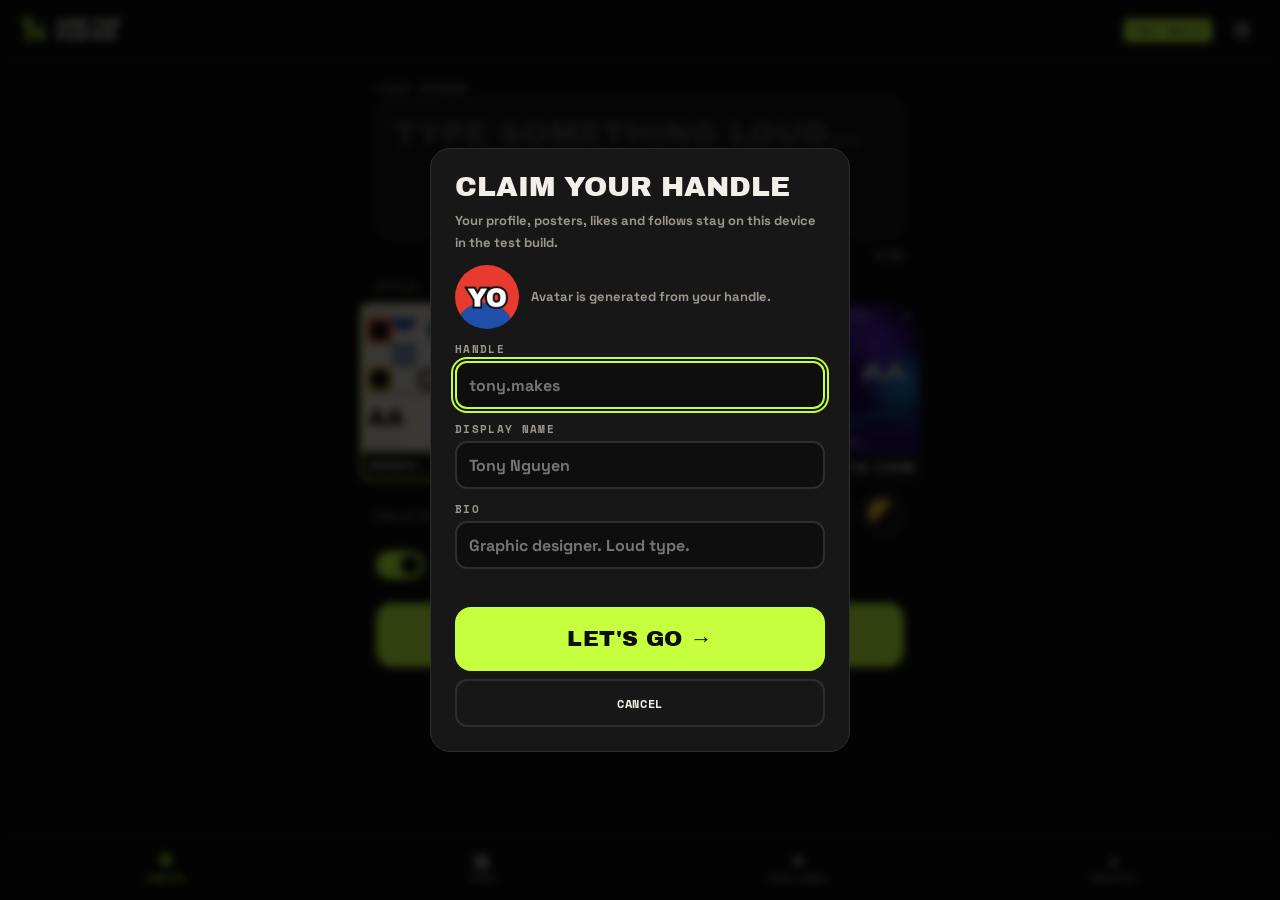
<file: index.html>
<!doctype html>
<html lang="en">
<head>
<meta charset="utf-8">
<meta name="viewport" content="width=device-width,initial-scale=1,viewport-fit=cover">
<meta name="theme-color" content="#0E0E0E">
<meta name="description" content="One-Tap Poster — type a phrase, tap once, get a designer-grade story poster.">
<meta name="apple-mobile-web-app-capable" content="yes">
<meta name="apple-mobile-web-app-status-bar-style" content="black-translucent">
<title>One-Tap Poster</title>
<link rel="manifest" href="manifest.webmanifest">
<link rel="icon" href="icons/icon.svg" type="image/svg+xml">
<link rel="apple-touch-icon" href="icons/icon-192.png">
<link rel="preload" href="fonts/ArchivoBlack.woff2" as="font" type="font/woff2" crossorigin>
<link rel="stylesheet" href="style.css">
</head>
<body>
<header class="top"><a href="#/create" class="brand" aria-label="One-Tap Poster home"><img src="icons/icon.svg" alt="" width="32" height="32"><span>ONE-TAP<br>POSTER</span></a><span class="badge">TEST BUILD</span><button class="icon-btn" id="btnSettings" aria-label="Settings and about">⚙</button></header>
<main id="app">
  <section class="view" id="v-create">
    <div id="remixNote" class="note" hidden></div>
    <label class="lbl" for="txt">YOUR PHRASE</label>
    <textarea id="txt" maxlength="80" rows="3" placeholder="Type something loud…" enterkeyhint="go"></textarea>
    <div class="count"><span id="cnt">0</span>/80</div>
    <div class="lbl">STYLE</div>
    <div class="styles" id="styles" role="radiogroup" aria-label="Design style"></div>
    <div class="row opts"><div class="lbl">PALETTE</div><div id="pals" class="pals" role="radiogroup" aria-label="Palette"></div></div>
    <label class="toggle"><input type="checkbox" id="mix" checked><span></span>Shuffle layout</label>
    <button class="cta" id="btnMake">MAKE POSTER <i>→</i></button>
  </section>

  <section class="view" id="v-result">
    <div class="stage"><canvas id="big" width="1080" height="1920" aria-label="Poster preview"></canvas></div>
    <div class="meta" id="resMeta"></div>
    <div class="actions">
      <button class="cta sm" id="btnShare">SHARE <small>TikTok · IG Stories</small></button>
      <button class="ghost" id="btnSave">SAVE PNG</button>
      <button class="ghost" id="btnShuffle">↻ SHUFFLE</button>
      <button class="ghost" id="btnEdit">EDIT / REMIX</button>
      <button class="ghost" id="btnCopy">COPY LINK</button>
      <button class="ghost accent" id="btnPost">POST TO FEED</button>
    </div>
  </section>

  <section class="view" id="v-feed">
    <div class="seg" role="tablist"><button role="tab" data-tab="following">Following</button><button role="tab" data-tab="discover">Discover</button></div>
    <p class="demo-banner">◆ Demo community — fictional creators for this test build</p>
    <div id="feedGrid" class="grid"></div>
  </section>

  <section class="view" id="v-post"><div id="postBody"></div></section>

  <section class="view" id="v-challenge"><div id="chBody"></div></section>

  <section class="view" id="v-profile"><div id="profBody"></div></section>
</main>
<nav class="tabs" aria-label="Main">
  <a href="#/create" data-r="create"><b>✚</b>Create</a><a href="#/feed" data-r="feed"><b>▦</b>Feed</a><a href="#/challenge" data-r="challenge"><b>★</b>Challenge</a><a href="#/profile" data-r="profile"><b>●</b>Profile</a>
</nav>
<dialog id="dlg"><form method="dialog" id="dlgBody"></form></dialog>
<div id="toast" role="status" aria-live="polite"></div>
<script src="poster.js"></script>
<script src="api.js"></script>
<script src="app.js"></script>
</body>
</html>
</file>
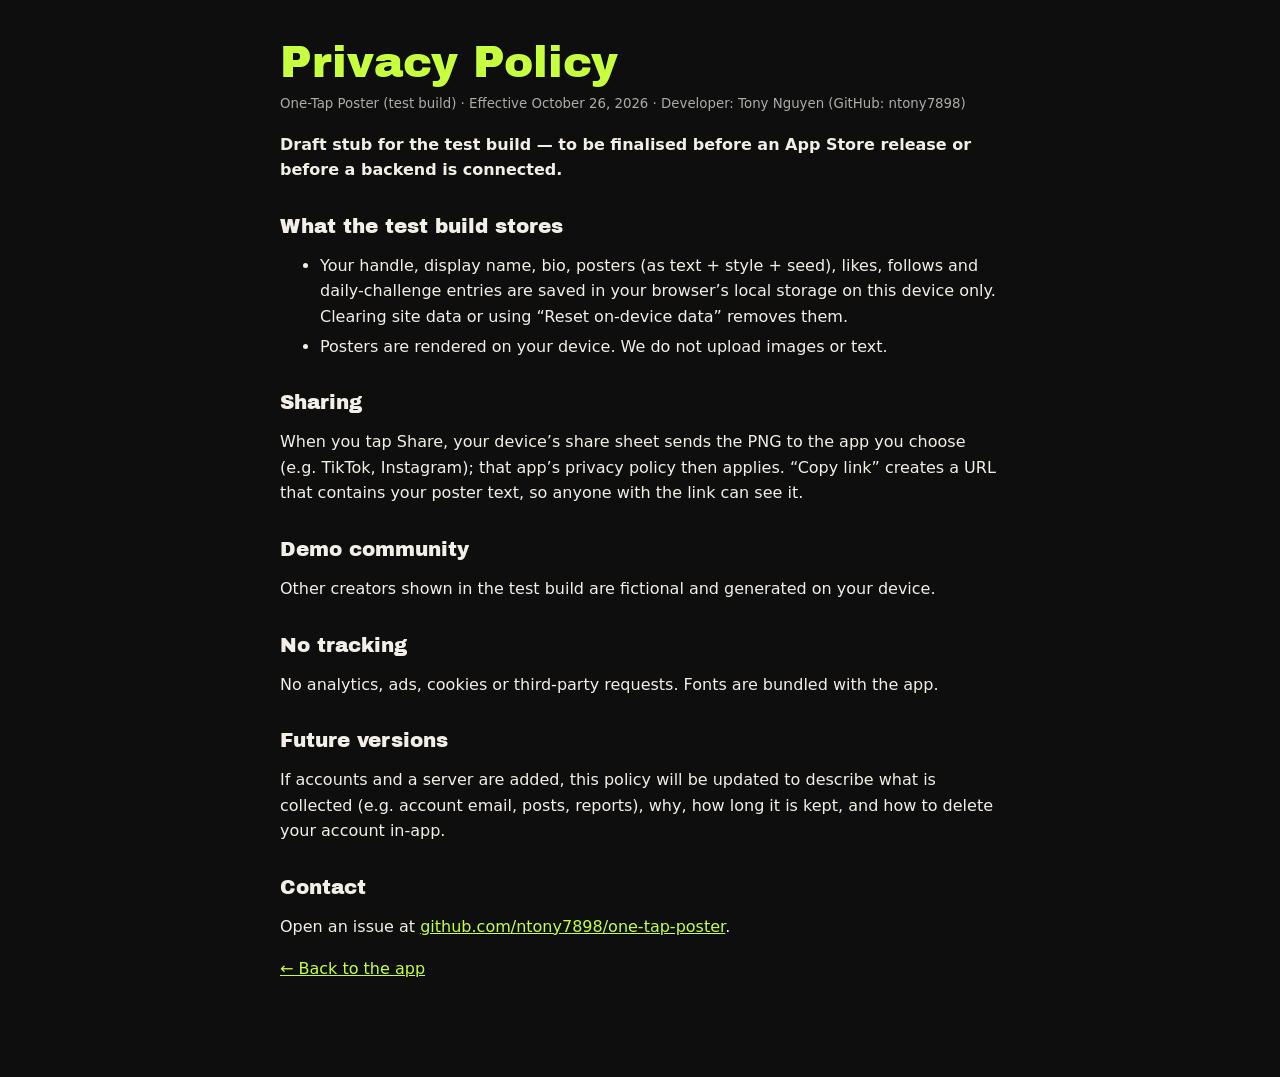
<file: privacy.html>
<!doctype html><html lang="en"><head><meta charset="utf-8"><meta name="viewport" content="width=device-width,initial-scale=1"><title>Privacy Policy · One-Tap Poster</title><style>@font-face{font-family:A;src:url(fonts/ArchivoBlack.woff2)}body{margin:0;background:#0E0E0E;color:#F2EFE8;font:16px/1.6 system-ui,-apple-system,sans-serif}main{max-width:720px;margin:0 auto;padding:40px 22px 80px}h1{font:400 44px/1 A,Impact,sans-serif;color:#C6FF3D;margin:0 0 6px}h2{font:400 20px A,Impact,sans-serif;margin:32px 0 6px}a{color:#C6FF3D}small{opacity:.7}li{margin:4px 0}</style></head><body><main>
<h1>Privacy Policy</h1><small>One-Tap Poster (test build) · Effective October 26, 2026 · Developer: Tony Nguyen (GitHub: ntony7898)</small>
<p><b>Draft stub for the test build — to be finalised before an App Store release or before a backend is connected.</b></p>
<h2>What the test build stores</h2><ul><li>Your handle, display name, bio, posters (as text + style + seed), likes, follows and daily-challenge entries are saved in your browser’s local storage on this device only. Clearing site data or using “Reset on-device data” removes them.</li><li>Posters are rendered on your device. We do not upload images or text.</li></ul>
<h2>Sharing</h2><p>When you tap Share, your device’s share sheet sends the PNG to the app you choose (e.g. TikTok, Instagram); that app’s privacy policy then applies. “Copy link” creates a URL that contains your poster text, so anyone with the link can see it.</p>
<h2>Demo community</h2><p>Other creators shown in the test build are fictional and generated on your device.</p>
<h2>No tracking</h2><p>No analytics, ads, cookies or third-party requests. Fonts are bundled with the app.</p>
<h2>Future versions</h2><p>If accounts and a server are added, this policy will be updated to describe what is collected (e.g. account email, posts, reports), why, how long it is kept, and how to delete your account in-app.</p>
<h2>Contact</h2><p>Open an issue at <a href="https://github.com/ntony7898/one-tap-poster">github.com/ntony7898/one-tap-poster</a>.</p><p><a href="./">← Back to the app</a></p></main></body></html>
</file>
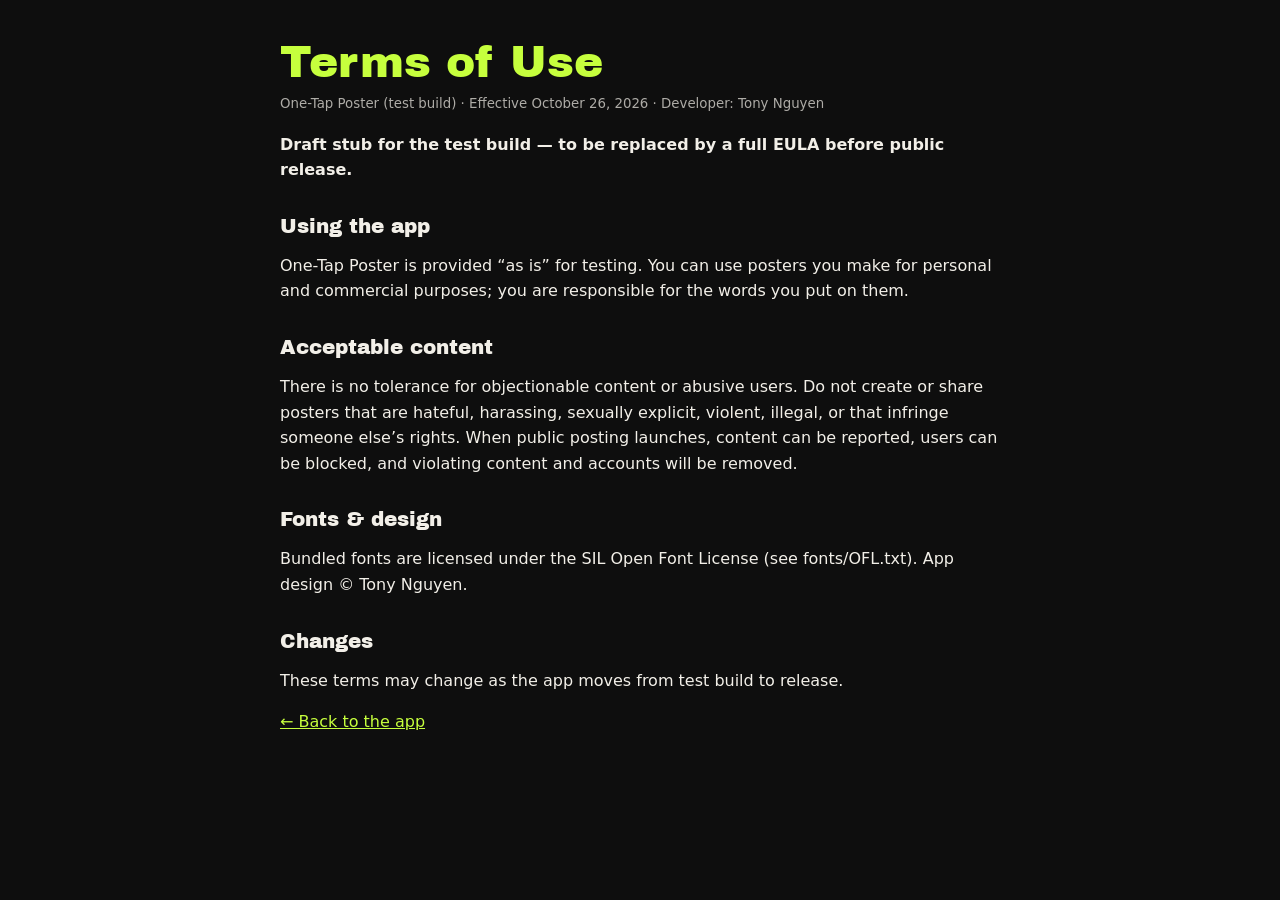
<file: terms.html>
<!doctype html><html lang="en"><head><meta charset="utf-8"><meta name="viewport" content="width=device-width,initial-scale=1"><title>Terms of Use · One-Tap Poster</title><style>@font-face{font-family:A;src:url(fonts/ArchivoBlack.woff2)}body{margin:0;background:#0E0E0E;color:#F2EFE8;font:16px/1.6 system-ui,-apple-system,sans-serif}main{max-width:720px;margin:0 auto;padding:40px 22px 80px}h1{font:400 44px/1 A,Impact,sans-serif;color:#C6FF3D;margin:0 0 6px}h2{font:400 20px A,Impact,sans-serif;margin:32px 0 6px}a{color:#C6FF3D}small{opacity:.7}li{margin:4px 0}</style></head><body><main>
<h1>Terms of Use</h1><small>One-Tap Poster (test build) · Effective October 26, 2026 · Developer: Tony Nguyen</small>
<p><b>Draft stub for the test build — to be replaced by a full EULA before public release.</b></p>
<h2>Using the app</h2><p>One-Tap Poster is provided “as is” for testing. You can use posters you make for personal and commercial purposes; you are responsible for the words you put on them.</p>
<h2>Acceptable content</h2><p>There is no tolerance for objectionable content or abusive users. Do not create or share posters that are hateful, harassing, sexually explicit, violent, illegal, or that infringe someone else’s rights. When public posting launches, content can be reported, users can be blocked, and violating content and accounts will be removed.</p>
<h2>Fonts &amp; design</h2><p>Bundled fonts are licensed under the SIL Open Font License (see fonts/OFL.txt). App design © Tony Nguyen.</p>
<h2>Changes</h2><p>These terms may change as the app moves from test build to release.</p><p><a href="./">← Back to the app</a></p></main></body></html>
</file>
<file: style.css>
@font-face{font-family:"Anton";src:url(fonts/Anton.woff2) format("woff2");font-display:block}
@font-face{font-family:"Archivo Black";src:url(fonts/ArchivoBlack.woff2) format("woff2");font-display:block}
@font-face{font-family:"Space Grotesk";src:url(fonts/SpaceGrotesk.woff2) format("woff2");font-display:block}
@font-face{font-family:"Bebas Neue";src:url(fonts/BebasNeue.woff2) format("woff2");font-display:block}
@font-face{font-family:"DM Serif Display";src:url(fonts/DMSerifDisplay.woff2) format("woff2");font-display:block}
@font-face{font-family:"Space Mono";src:url(fonts/SpaceMono.woff2) format("woff2");font-display:block}
@font-face{font-family:"Syne";src:url(fonts/Syne.woff2) format("woff2");font-display:block}
@font-face{font-family:"Unbounded";src:url(fonts/Unbounded.woff2) format("woff2");font-display:block}
@font-face{font-family:"Pirata One";src:url(fonts/PirataOne.woff2) format("woff2");font-display:block}
@font-face{font-family:"Monoton";src:url(fonts/Monoton.woff2) format("woff2");font-display:block}
:root{--bg:#0E0E0E;--s1:#171717;--s2:#222;--line:#2E2E2E;--tx:#F2EFE8;--mut:#9A968E;--acc:#C6FF3D;--hot:#FF4D2E;--r:16px;--sat:env(safe-area-inset-top);--sab:env(safe-area-inset-bottom);--ease:cubic-bezier(.2,.8,.2,1)}
*{box-sizing:border-box;-webkit-tap-highlight-color:transparent}
html,body{margin:0;background:var(--bg);color:var(--tx);font:500 16px/1.4 "Space Grotesk",system-ui,sans-serif}
button,input,textarea{font:inherit;color:inherit}
button{cursor:pointer}
a{color:inherit}
.top{position:sticky;top:0;z-index:5;display:flex;align-items:center;gap:8px;padding:calc(8px + var(--sat)) 16px 8px;background:rgba(14,14,14,.92);backdrop-filter:blur(12px);border-bottom:1px solid var(--line)}
.brand{display:flex;align-items:center;gap:8px;text-decoration:none;font:400 13px/0.95 "Archivo Black";letter-spacing:.04em}
.brand img{border-radius:8px}
.badge{margin-left:auto;font:700 10px "Space Mono";letter-spacing:.12em;color:var(--bg);background:var(--acc);padding:4px 8px;border-radius:4px}
.icon-btn{width:44px;height:44px;border:0;background:transparent;font-size:22px;border-radius:12px}
main{padding:16px 16px calc(96px + var(--sab));max-width:560px;margin:0 auto}
.view{display:none;animation:in .28s var(--ease)}
.view.on{display:block}
@keyframes in{from{opacity:0;transform:translateY(8px)}to{opacity:1;transform:none}}
@media (prefers-reduced-motion:reduce){*{animation:none!important;transition:none!important}}
.lbl{font:700 11px "Space Mono";letter-spacing:.14em;color:var(--mut);margin:16px 0 8px}
textarea{width:100%;resize:none;background:var(--s1);border:2px solid var(--line);border-radius:var(--r);padding:16px;font:400 32px/1.05 "Archivo Black";text-transform:uppercase;outline:none;transition:border-color .2s}
textarea:focus{border-color:var(--acc)}
textarea::placeholder{color:#4a4a4a}
.count{text-align:right;font:700 11px "Space Mono";color:var(--mut);margin-top:4px}
.styles{display:flex;gap:8px;overflow-x:auto;scroll-snap-type:x mandatory;margin:0 -16px;padding:0 16px 8px;scrollbar-width:none}
.styles::-webkit-scrollbar{display:none}
.sty{flex:0 0 88px;scroll-snap-align:start;border:2px solid transparent;border-radius:12px;padding:0;background:var(--s1);overflow:hidden;text-align:left;transition:transform .2s var(--ease),border-color .2s}
.sty img{display:block;width:100%;aspect-ratio:9/16;object-fit:cover;background:var(--s2)}
.sty span{display:block;padding:6px 8px;font:700 10px "Space Mono";letter-spacing:.06em;text-transform:uppercase;white-space:nowrap;overflow:hidden;text-overflow:ellipsis}
.sty[aria-checked=true]{border-color:var(--acc);transform:translateY(-2px)}
.row{display:flex;align-items:center;justify-content:space-between;gap:16px}
.pals{display:flex;gap:8px}
.pal{width:44px;height:44px;border-radius:50%;border:2px solid var(--line);padding:0;background:var(--s1);display:grid;place-items:center;font:700 10px "Space Mono"}
.pal i{display:block;width:28px;height:28px;border-radius:50%}
.pal[aria-checked=true]{border-color:var(--acc)}
.toggle{display:flex;align-items:center;gap:12px;min-height:44px;margin:8px 0 16px;font-weight:700}
.toggle input{position:absolute;opacity:0}
.toggle span{width:48px;height:28px;border-radius:14px;background:var(--s2);position:relative;transition:background .2s}
.toggle span:after{content:"";position:absolute;left:4px;top:4px;width:20px;height:20px;border-radius:50%;background:var(--tx);transition:transform .2s var(--ease)}
.toggle input:checked+span{background:var(--acc)}
.toggle input:checked+span:after{transform:translateX(20px);background:var(--bg)}
.toggle input:focus-visible+span{outline:2px solid var(--acc);outline-offset:2px}
.cta{width:100%;min-height:64px;border:0;border-radius:var(--r);background:var(--acc);color:#0E0E0E;font:400 22px "Archivo Black";letter-spacing:.02em;display:flex;align-items:center;justify-content:center;gap:12px;transition:transform .12s}
.cta:active{transform:scale(.98)}
.cta i{font-style:normal}
.cta.sm{min-height:56px;font-size:18px;flex-direction:column;gap:0;line-height:1.1}
.cta.sm small{font:700 10px "Space Mono";letter-spacing:.08em;opacity:.7}
.ghost{min-height:48px;border:2px solid var(--line);border-radius:12px;background:var(--s1);font:700 12px "Space Mono";letter-spacing:.06em;padding:0 12px}
.ghost.accent{border-color:var(--acc);color:var(--acc)}
.ghost.on{background:var(--hot);border-color:var(--hot);color:#fff}
.note{background:var(--s1);border-left:4px solid var(--acc);padding:12px;border-radius:8px;font-size:14px;margin-bottom:8px}
.stage{display:flex;justify-content:center}
#big,.bigimg{height:min(62vh,calc(100vw * 16 / 9 - 40px));aspect-ratio:9/16;width:auto;max-width:100%;border-radius:12px;box-shadow:0 24px 60px rgba(0,0,0,.6);background:var(--s1)}
.meta{display:flex;justify-content:center;gap:8px;flex-wrap:wrap;margin:16px 0 8px;font:700 11px "Space Mono";color:var(--mut);letter-spacing:.06em}
.meta b{color:var(--tx);font-weight:700}
.actions{display:grid;grid-template-columns:1fr 1fr;gap:8px}
.actions .cta{grid-column:1/-1}
.seg{display:grid;grid-template-columns:1fr 1fr;background:var(--s1);border-radius:12px;padding:4px}
.seg button{min-height:44px;border:0;border-radius:8px;background:transparent;font:400 14px "Archivo Black";color:var(--mut)}
.seg button[aria-selected=true]{background:var(--tx);color:var(--bg)}
.demo-banner{font:700 11px "Space Mono";color:var(--acc);letter-spacing:.04em;margin:12px 0}
.grid{display:grid;grid-template-columns:1fr 1fr;gap:16px 8px}
.card{min-width:0}
.thumb{display:block;width:100%;aspect-ratio:9/16;border-radius:10px;background:var(--s1);border:0;padding:0;overflow:hidden}
.thumb img{width:100%;height:100%;display:block;object-fit:cover;opacity:0;transition:opacity .3s}
.thumb img.ld{opacity:1}
.who{display:flex;align-items:center;gap:6px;margin-top:8px;min-height:32px;text-decoration:none;font-size:13px;font-weight:700;overflow:hidden}
.who img{width:24px;height:24px;border-radius:50%;flex:0 0 24px}
.who span{overflow:hidden;text-overflow:ellipsis;white-space:nowrap}
.tag{font:700 9px "Space Mono";color:var(--bg);background:var(--mut);padding:2px 4px;border-radius:3px;letter-spacing:.06em}
.tag.you{background:var(--acc)}
.bar{display:flex;gap:4px}
.mini{min-height:44px;min-width:44px;border:0;background:transparent;font:700 13px "Space Mono";display:flex;align-items:center;gap:4px;padding:0 6px;border-radius:8px}
.mini.liked{color:var(--hot)}
.remixed{font:700 10px "Space Mono";color:var(--mut)}
.empty{background:var(--s1);border-radius:var(--r);padding:24px;text-align:center;color:var(--mut);grid-column:1/-1}
.empty h3{color:var(--tx);font:400 20px "Archivo Black";margin:0 0 8px}
.sugg{display:flex;gap:8px;overflow-x:auto;padding:12px 0}
.sugg a{flex:0 0 96px;text-align:center;text-decoration:none;font-size:12px;font-weight:700}
.sugg img{width:64px;height:64px;border-radius:50%;display:block;margin:0 auto 6px}
.h1{font:400 40px/0.95 "Archivo Black";margin:8px 0 8px;text-transform:uppercase;letter-spacing:-.01em}
.kicker{font:700 11px "Space Mono";letter-spacing:.14em;color:var(--acc)}
.chcard{position:relative;background:var(--acc);color:#0E0E0E;border-radius:20px;padding:24px;overflow:hidden}
.chcard .h1{font-size:44px}
.chcard .kicker{color:#0E0E0E}
.chcard:after{content:"";position:absolute;right:-70px;bottom:-90px;width:160px;height:160px;border-radius:50%;border:24px solid #0E0E0E;opacity:.9}
.chrow{display:flex;gap:16px;margin:16px 0;font:700 12px "Space Mono"}
.chrow b{display:block;font:400 28px "Archivo Black"}
.chcard .cta{background:#0E0E0E;color:var(--acc);position:relative;z-index:1}
.lb{list-style:none;margin:0;padding:0}
.lb li{display:flex;align-items:center;gap:12px;padding:8px 0;border-bottom:1px solid var(--line);min-height:56px}
.lb .rk{width:32px;font:400 18px "Archivo Black";color:var(--mut)}
.lb li:nth-child(-n+3) .rk{color:var(--acc)}
.lb img{width:40px;height:40px;border-radius:50%}
.lb a{flex:1;text-decoration:none;font-weight:700;min-width:0;overflow:hidden;text-overflow:ellipsis;white-space:nowrap}
.lb .lk{font:700 13px "Space Mono"}
.lb li.me{background:linear-gradient(90deg,rgba(198,255,61,.12),transparent)}
.phead{display:flex;gap:16px;align-items:center;margin-top:8px}
.phead img{width:88px;height:88px;border-radius:50%;border:3px solid var(--tx)}
.phead h2{margin:0;font:400 26px/1 "Archivo Black"}
.phead p{margin:4px 0 0;color:var(--mut);font-weight:700}
.bio{margin:12px 0}
.stats{display:grid;grid-template-columns:repeat(4,1fr);gap:4px;background:var(--s1);border-radius:var(--r);padding:12px 4px;text-align:center;margin:16px 0}
.stats b{display:block;font:400 22px "Archivo Black"}
.stats span{font:700 9px "Space Mono";letter-spacing:.08em;color:var(--mut);text-transform:uppercase}
.pgrid{display:grid;grid-template-columns:repeat(3,1fr);gap:4px}
.tabs{position:fixed;left:0;right:0;bottom:0;z-index:6;display:grid;grid-template-columns:repeat(4,1fr);background:rgba(14,14,14,.94);backdrop-filter:blur(12px);border-top:1px solid var(--line);padding:4px 8px calc(4px + var(--sab))}
.tabs a{min-height:56px;display:flex;flex-direction:column;align-items:center;justify-content:center;text-decoration:none;font:700 10px "Space Mono";letter-spacing:.06em;color:var(--mut);text-transform:uppercase;gap:2px}
.tabs a b{font-size:18px;line-height:1}
.tabs a.on{color:var(--acc)}
dialog{background:var(--s1);color:var(--tx);border:1px solid var(--line);border-radius:20px;padding:24px;width:min(92vw,420px);max-height:86vh}
dialog::backdrop{background:rgba(0,0,0,.75);backdrop-filter:blur(4px)}
dialog h2{font:400 28px/1 "Archivo Black";margin:0 0 8px;text-transform:uppercase}
dialog label{display:block;font:700 11px "Space Mono";letter-spacing:.12em;color:var(--mut);margin:12px 0 4px}
dialog input,dialog textarea.plain{width:100%;min-height:48px;background:var(--bg);border:2px solid var(--line);border-radius:12px;padding:8px 12px;font:600 16px "Space Grotesk";text-transform:none;outline:none}
dialog input:focus{border-color:var(--acc)}
dialog .cta{margin-top:16px}
dialog .err{color:var(--hot);font-size:13px;min-height:18px;margin:4px 0}
dialog .avp{display:flex;align-items:center;gap:12px}
dialog .avp img{width:64px;height:64px;border-radius:50%}
dialog small,.fine{color:var(--mut);font-size:13px}
#toast{position:fixed;left:50%;bottom:calc(88px + var(--sab));transform:translate(-50%,20px);background:var(--tx);color:var(--bg);padding:12px 16px;border-radius:12px;font-weight:700;font-size:14px;opacity:0;pointer-events:none;transition:.25s var(--ease);max-width:90vw;z-index:20}
#toast.show{opacity:1;transform:translate(-50%,0)}
:focus-visible{outline:2px solid var(--acc);outline-offset:2px}
textarea:focus-visible{outline:none}
.chcard .h1{font-size:clamp(28px,8.5vw,40px);overflow-wrap:anywhere;hyphens:auto}
.chrow{display:grid;grid-template-columns:1.6fr 1fr 1fr;gap:8px;font-size:10px;letter-spacing:.06em}
.chrow b{font-size:20px;line-height:1.05}
.chcard .cta{font-size:16px;min-height:56px;padding:0 16px;text-align:center}
#big,.bigimg{height:min(56vh,calc(100vw * 16 / 9 - 40px))}
</file>
